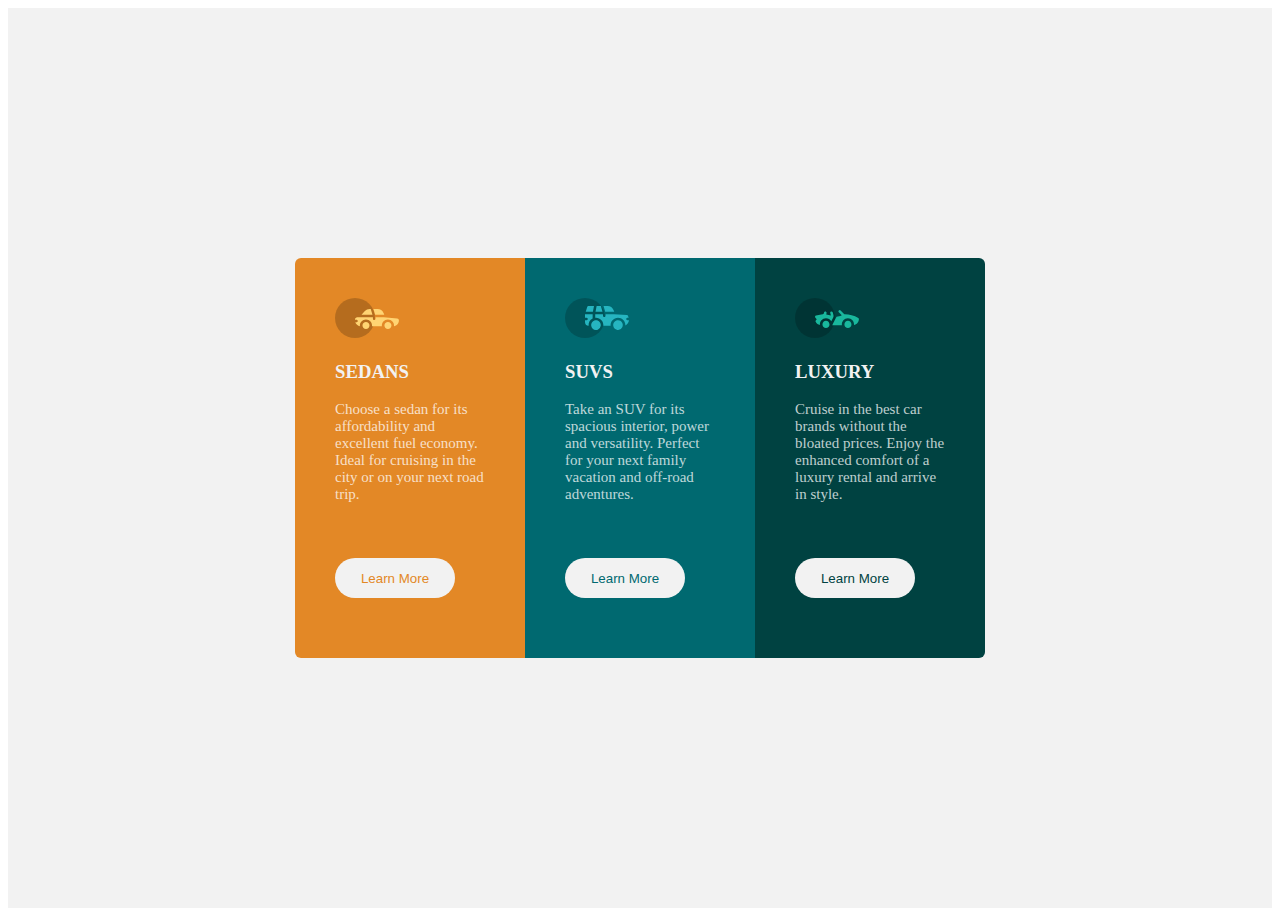
<file: index.html>
<!DOCTYPE html>
<html lang="en">
<head>
    <meta charset="UTF-8">
    <meta http-equiv="X-UA-Compatible" content="IE=edge">
    <meta name="viewport" content="width=device-width, initial-scale=1.0">
    <title>Recreating Design with CSS Flexbox</title>
    <link rel="stylesheet" href="style.css">
</head>

  
<body>

    <header>
        <a href="grid.html"></a>
    </header>
    
    <main>
        <div class="sedan">
            <img src="icon-sedans.svg" alt="sedan icon">
            <h3>SEDANS</h3>
            <p>Choose a sedan for its affordability and excellent fuel economy. Ideal for cruising in the city or on your next road trip.</p>
            <button class="sedbut">Learn More</button>
        </div>
        <div class="suv">
            <img src="icon-suvs.svg" alt="suv icon">
            <h3>SUVS</h3>
            <p>Take an SUV for its spacious interior, power and versatility. Perfect for your next family vacation and off-road adventures.</p>
            <button class="suvbut">Learn More</button>
        </div>
        <div class="luxury">
            <img src="icon-luxury.svg" alt="luxury icon"> 
            <h3>LUXURY</h3>
            <p>Cruise in the best car brands without the bloated prices. Enjoy the enhanced comfort of a luxury rental and arrive in style.</p>
            <button class="luxbut">Learn More</button>
        </div>
    </main>
</body>
</html>
</file>
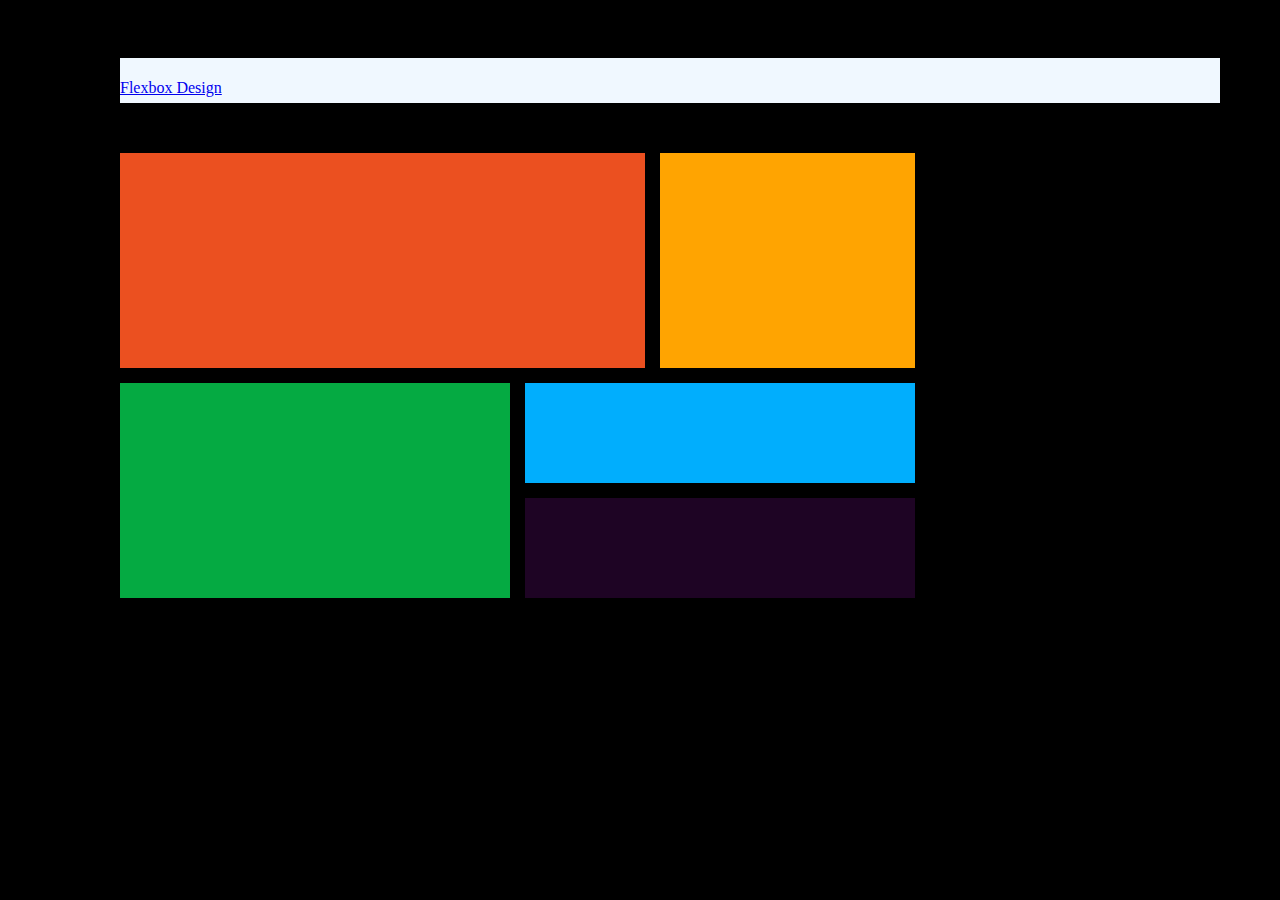
<file: grid.html>
<!DOCTYPE html>
<html lang="en">
<head>
    <meta charset="UTF-8">
    <meta http-equiv="X-UA-Compatible" content="IE=edge">
    <meta name="viewport" content="width=device-width, initial-scale=1.0">
    <title>Recreating Design with Grid Layout</title>
    <link rel="stylesheet" href="grid.css">
</head>

<header>
    <p><a href="index.html">Flexbox Design</a></p>
</header>
<body>
    <main class="grid-container">
        <div class="grida"></div>
        <div class="gridb"></div>
        <div class="gridc"></div>
        <div class="gridd"></div>
        <div class="gride"></div>
    </main>
    
</body>
</html>
</file>
<file: style.css>
main {
display: flex;
margin: auto;
width: auto;
display: flex;
align-items: center;
justify-content: center;
height: 100vh;
background-color: hsl(0, 0%, 95%);
} 

.sedan{
    border-top-left-radius: 6px;
    border-bottom-left-radius: 6px;
    background-color: hsl(31, 77%, 52%); 
    padding: 40px;
    height: 320px;
}

.suv{
    background-color: hsl(184, 100%, 22%);
    padding: 40px;
    height: 320px;
}

.luxury{
    border-top-right-radius: 6px;
    border-bottom-right-radius: 6px;
    background-color: hsl(179, 100%, 13%);
    padding: 40px;
    height: 320px;
}

h3{    
    color: hsl(0, 0%, 95%);
    font-weight: 700;
    @font-face {
        font-family: Big Shoulders Display();
        src: url(https://fonts.google.com/specimen/Big+Shoulders+Display); 
    };
}

p{
    color:hsla(0, 0%, 100%, 0.75);
    @font-face {
        font-family: Lexend Deca;
        src: url(https://fonts.google.com/specimen/Lexend+Deca);
    };
    font-size: 15px;
    font-weight: 400;
    max-width: 150px;
}

.sedbut{
    margin-top: 40px;
    background: hsl(0, 0%, 95%);
    color: hsl(31, 77%, 52%); 
    padding: auto;
    height: 40px;
    width: 120px;
    border: none;
    border-radius: 25px;
    }

.sedbut:hover{
background: transparent;
border: 2px solid white;
color:white;
}

.suvbut{
    margin-top: 40px;
    background: hsl(0, 0%, 95%);
    color: hsl(184, 100%, 22%);
    height: 40px;
    width: 120px;
    border: none;
    border-radius: 25px;
}

.suvbut:hover{
    background: transparent;
    border: 2px solid white;
    color:white;
    }

.luxbut{
    margin-top: 40px;
    background: hsl(0, 0%, 95%);
    color: hsl(179, 100%, 13%);
    height: 40px;
    width: 120px;
    border: none;
    border-radius: 25px;
}

.luxbut:hover{
    background: transparent;
    border: 2px solid white;
    color:white;
    }
</file>
<file: grid.css>
body{
    background-color: black;
    padding-top: 40px;
    margin-right: 60px;
    margin-left: 120px;
}

header{
    margin-top: 10px;
    margin-bottom: 50px;
    background-color: aliceblue;
    height: 40px;
    padding-top: 5px;
}

.grid-container{    
    display: grid;
    row-gap: 15px;
    column-gap: 15px;
    grid-auto-columns: 120px;
    grid-auto-rows: 100px;
}

.grida{
    background-color: #eb5020;
    grid-column: 1/5;
    grid-row: 1/3;
 
}

.gridb{
    background-color: #ffa401;
    grid-column: 5/7;
    grid-row: 1/3;
    
}

.gridc{
    background-color: #05aa42;
    grid-column: 1/4;
    grid-row: 3/5;
}

.gridd{
    background-color: #01aefd;
    grid-column: 4/7;
    grid-row: 3/4;
}

.gride{
    background-color: rgb(30, 4, 36);
    grid-column: 4/7;
    grid-row: 4/ span 1;
}
</file>
